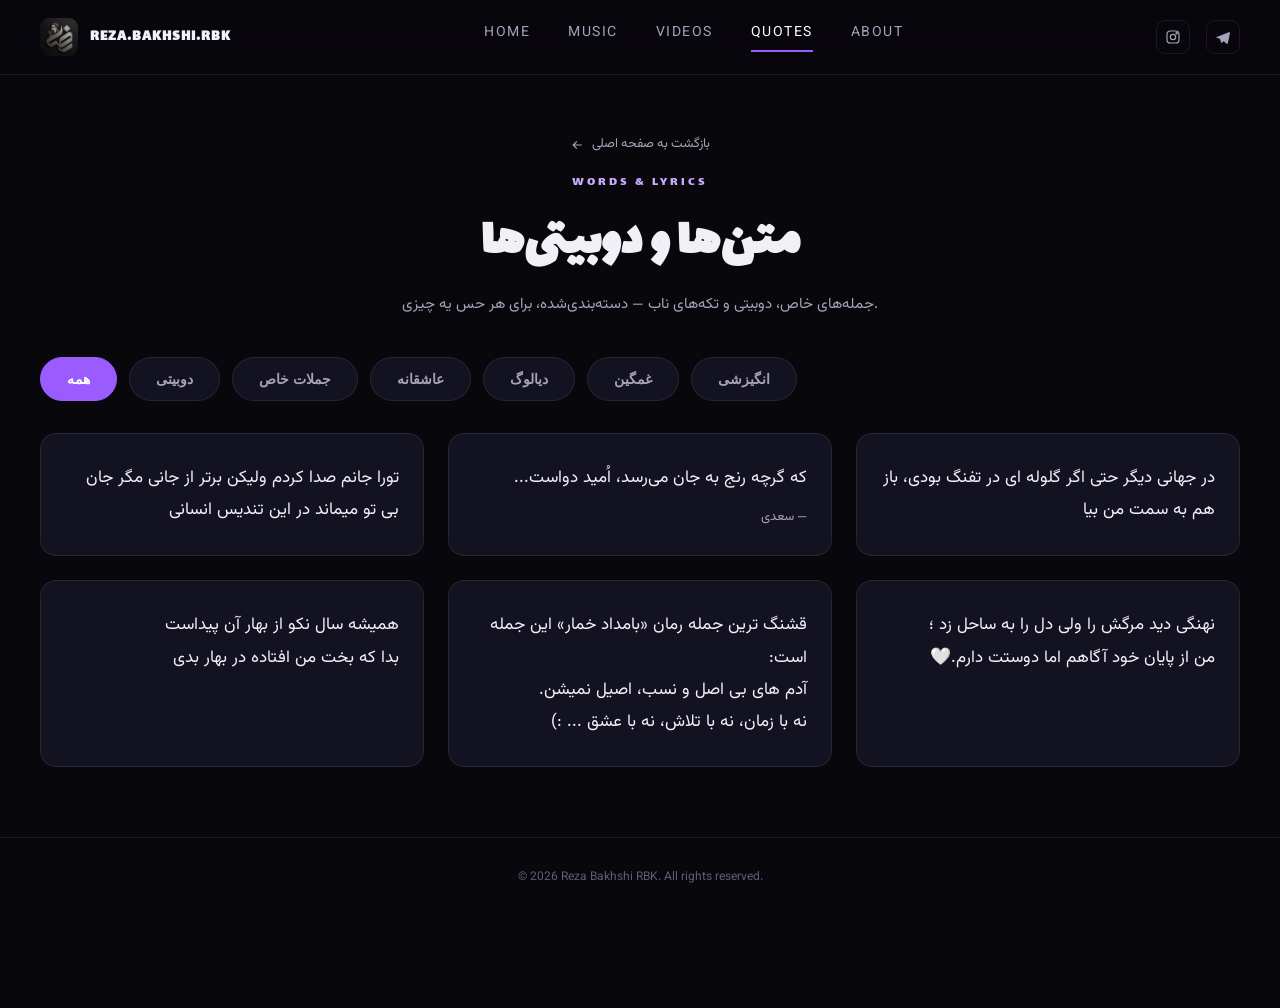
<file: quotes.html>
<!DOCTYPE html>
<html lang="en">
<head>
<meta charset="UTF-8">
<meta name="viewport" content="width=device-width, initial-scale=1.0">
<title>Music Library — Reza Bakhshi RBK</title>
<link rel="icon" href="logo.jpg">
<link rel="stylesheet" href="style.css">
<link rel="preconnect" href="https://fonts.googleapis.com">
<link href="https://fonts.googleapis.com/css2?family=Vazirmatn:wght@400;500;600;700&family=Lalezar&family=Noto+Nastaliq+Urdu:wght@400;600&display=swap" rel="stylesheet">
</head>
<body>

<div class="ambient"></div>

<header>
  <div class="brand">
    <img src="logo.jpg" alt="Reza Bakhshi RBK logo">
    <span class="brand-name">REZA.BAKHSHI.RBK</span>
  </div>
  <nav class="links" id="navLinks">
    <a href="index.html">HOME</a>
    <a href="music.html">MUSIC</a>
    <a href="videos.html">VIDEOS</a>
    <a href="quotes.html" class="active">QUOTES</a>
    <a href="index.html#about">ABOUT</a>
   
    <div class="mobile-socials">
      <a href="https://instagram.com/reza.bakhshi.rbk" target="_blank" aria-label="Instagram">
        <svg viewBox="0 0 24 24" fill="none" stroke="currentColor" stroke-width="1.8" width="20" height="20"><rect x="3" y="3" width="18" height="18" rx="5"/><circle cx="12" cy="12" r="4"/><circle cx="17.5" cy="6.5" r="1"/></svg>
      </a>
      <a href="https://t.me/RBK_Realm" target="_blank" aria-label="Telegram">
        <svg viewBox="0 0 24 24" fill="currentColor" width="20" height="20"><path d="M21.5 4.5 2.7 11.9c-1.1.45-1.1 1.06-.2 1.34l4.8 1.5 1.9 5.6c.2.6.6.8 1.1.4l2.6-2.2 4.7 3.5c.9.5 1.5.24 1.7-.8l3.1-14.6c.3-1.3-.5-1.9-1.4-1.6Z"/></svg>
      </a>
     
    </div>
  </nav>
  <div style="display:flex;align-items:center;gap:18px;">
    <div class="socials">
      <a href="https://instagram.com/reza.bakhshi.rbk" target="_blank" aria-label="Instagram">
        <svg viewBox="0 0 24 24" fill="none" stroke="currentColor" stroke-width="1.8"><rect x="3" y="3" width="18" height="18" rx="5"/><circle cx="12" cy="12" r="4"/><circle cx="17.5" cy="6.5" r="1"/></svg>
      </a>
      <a href="https://t.me/RBK_Realm" target="_blank" aria-label="Telegram">
        <svg viewBox="0 0 24 24" fill="currentColor"><path d="M21.5 4.5 2.7 11.9c-1.1.45-1.1 1.06-.2 1.34l4.8 1.5 1.9 5.6c.2.6.6.8 1.1.4l2.6-2.2 4.7 3.5c.9.5 1.5.24 1.7-.8l3.1-14.6c.3-1.3-.5-1.9-1.4-1.6Z"/></svg>
      </a>
      
    </div>
    <button class="burger" id="burger" aria-label="menu">☰</button>
  </div>
</header>

<div class="page-hero">
  <a href="index.html" class="back-link">
    <svg viewBox="0 0 24 24"><path d="M20 11H7.8l4.6-4.6L11 5l-7 7 7 7 1.4-1.4L7.8 13H20z"/></svg>
    بازگشت به صفحه اصلی
  </a>
  <div class="eyebrow">WORDS & LYRICS</div>
  <h1>متن‌ها و دوبیتی‌ها</h1>
  <p>جمله‌های خاص، دوبیتی و تکه‌های ناب — دسته‌بندی‌شده، برای هر حس یه چیزی.</p>
</div>

<section class="section" id="quotes" style="padding-top:20px;">
  <div class="cat-tabs" id="catTabs"></div>
  <div class="quote-grid" id="quoteGrid"></div>
</section>

<footer>© <span id="year"></span> Reza Bakhshi RBK. All rights reserved.</footer>

<script>
document.getElementById('year').textContent = new Date().getFullYear();


const burger = document.getElementById('burger');
const navLinks = document.getElementById('navLinks');
burger.addEventListener('click', () => navLinks.classList.toggle('open'));


const CATEGORIES = [
  { key: "all",          label: "همه" },
  { key: "doubeyti",     label: "دوبیتی" },
  { key: "quote",        label: "جملات خاص" },
  { key: "love",         label: "عاشقانه" },
  { key: "dig",         label: "دیالوگ" },
  { key: "sad",          label: "غمگین" },
  { key: "motivational", label: "انگیزشی" }
];

const QUOTES = [
  { text: "تورا جانم صدا کردم ‌ولیکن برتر از جانی مگر جان بی تو میماند در این تندیس انسانی", author: "", category: ["love"] },
	
  { text: "که گرچه رنج به جان می‌رسد، اُمید دواست... ", author: " سعدی", category: ["quote", "motivational"] },
	
	{ text: "در جهانی دیگر حتی اگر گلوله ای در تفنگ بودی، باز هم به سمت من بیا", author: "", category: ["love"] },
	
	{ text: "همیشه سال نکو از بهار آن پیداست <br>بدا که بخت من افتاده در بهار بدی", author: "", category: ["doubeyti"] },
	
	{ text: "قشنگ ترین جمله رمان «بامداد خمار» این جمله است:<br>آدم های بی اصل و نسب، اصیل نمیشن.<br>نه با زمان، نه با تلاش، نه با عشق ... :)", author: "", category: ["dig"] },
	
  { text: "نهنگی دید مرگش را ولی دل را به ساحل زد ؛<br>من از پایان خود آگاهم اما دوستت دارم.🤍", author: "", category: ["doubeyti", "love"] }
];


const catTabs = document.getElementById('catTabs');
let activeCat = 'all';
CATEGORIES.forEach(c => {
  const btn = document.createElement('button');
  btn.className = 'cat-tab' + (c.key === 'all' ? ' active' : '');
  btn.textContent = c.label;
  btn.addEventListener('click', () => {
    activeCat = c.key;
    catTabs.querySelectorAll('.cat-tab').forEach(b => b.classList.remove('active'));
    btn.classList.add('active');
    renderQuotes();
  });
  catTabs.appendChild(btn);
});


const quoteGrid = document.getElementById('quoteGrid');
function renderQuotes(){
  quoteGrid.innerHTML = '';
  QUOTES.forEach(q => {
    if (activeCat !== 'all' && !q.category.includes(activeCat)) return;
    const card = document.createElement('div');
    card.className = 'quote-card';
    card.innerHTML = `
      <p class="quote-text">${q.text}</p>
      ${q.author ? `<span class="quote-author">— ${q.author}</span>` : ''}
    `;
    quoteGrid.appendChild(card);
  });
}
renderQuotes();
</script>
</body>
</html>
</file>
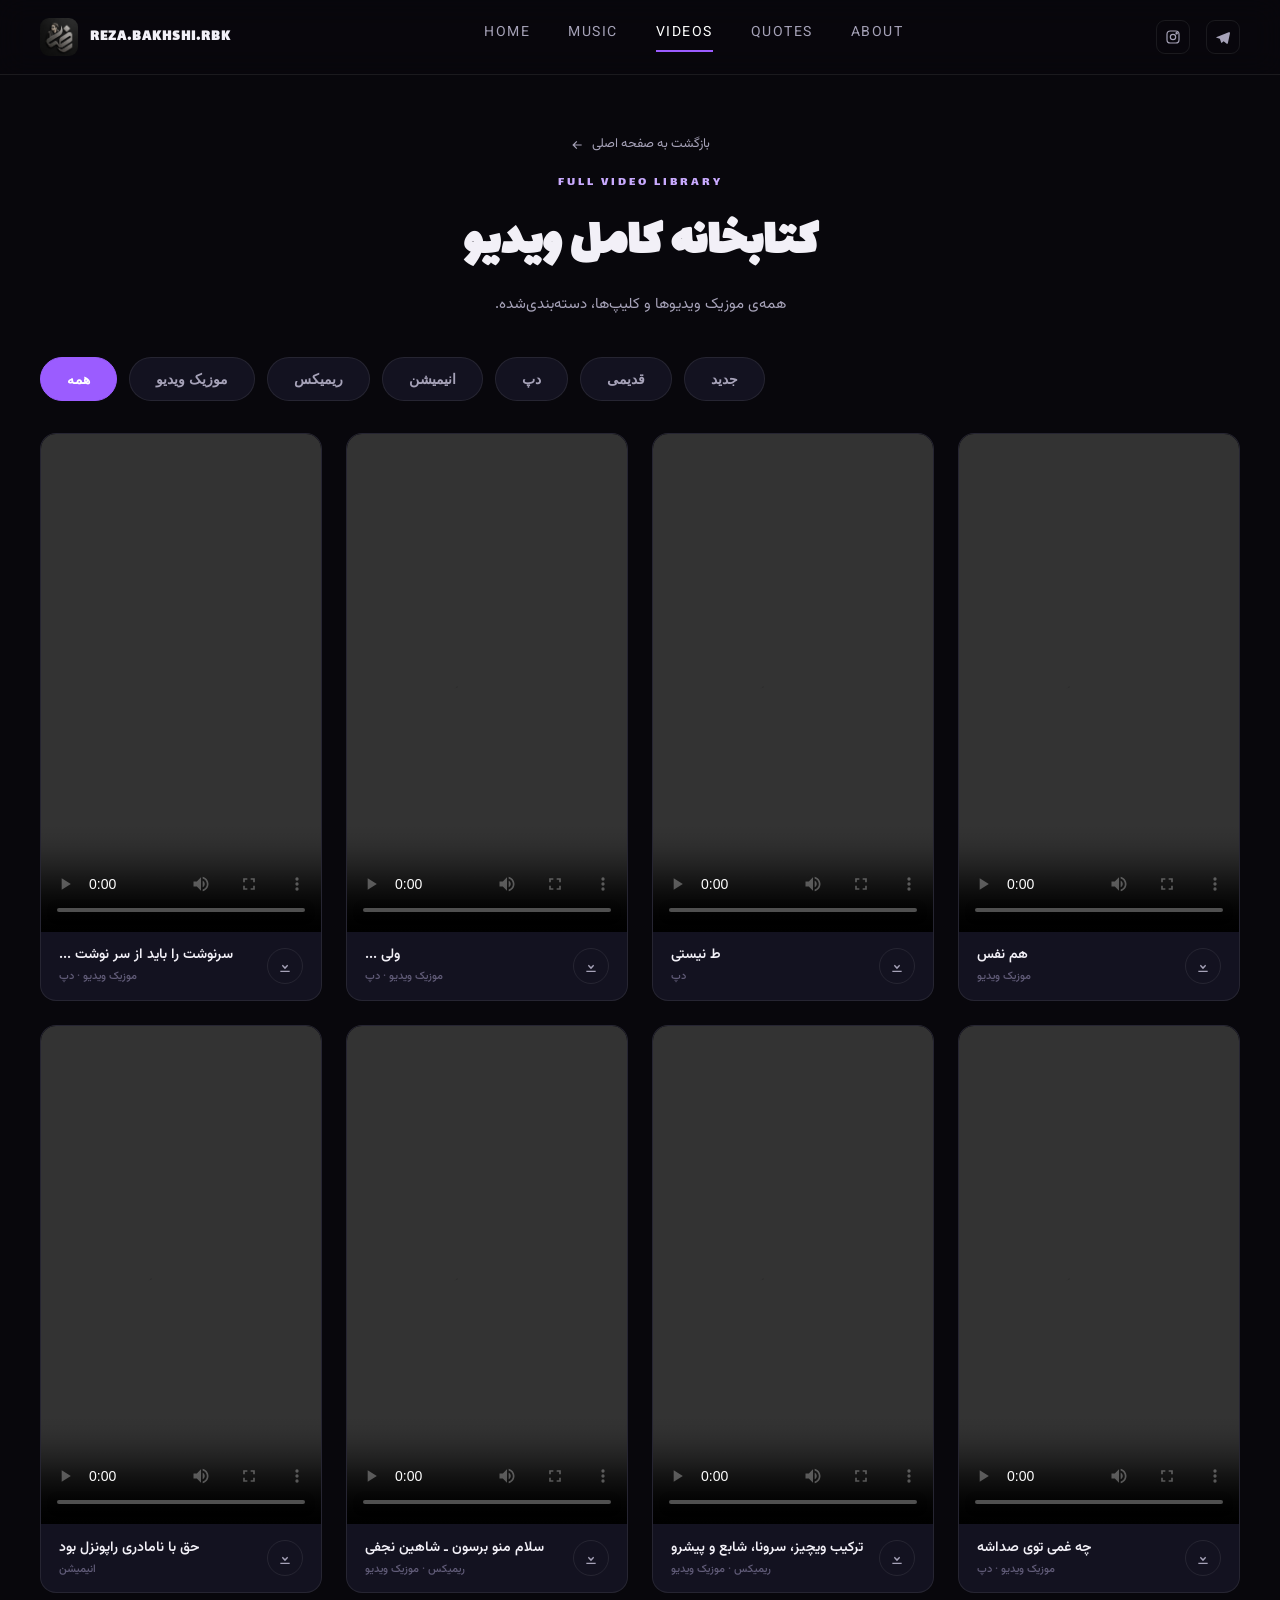
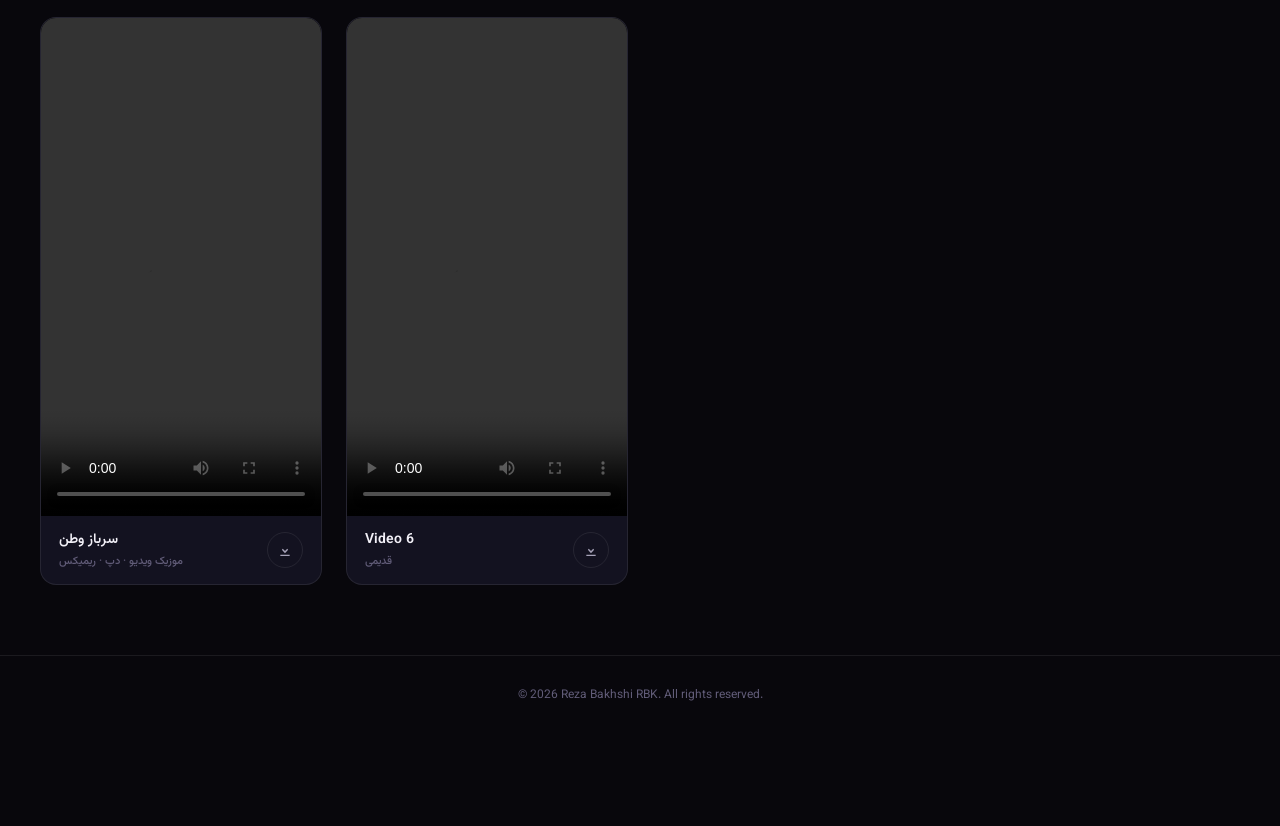
<file: videos.html>
<!DOCTYPE html>
<html lang="en">
<head>
<meta charset="UTF-8">
<meta name="viewport" content="width=device-width, initial-scale=1.0">
<title>Music Library — Reza Bakhshi RBK</title>
<link rel="icon" href="logo.jpg">
<link rel="stylesheet" href="style.css">
<link rel="preconnect" href="https://fonts.googleapis.com">
<link href="https://fonts.googleapis.com/css2?family=Vazirmatn:wght@400;500;600;700&family=Lalezar&family=Noto+Nastaliq+Urdu:wght@400;600&display=swap" rel="stylesheet">
</head>
<body>

<div class="ambient"></div>

<header>
  <div class="brand">
    <img src="logo.jpg" alt="Reza Bakhshi RBK logo">
    <span class="brand-name">REZA.BAKHSHI.RBK</span>
  </div>
  <nav class="links" id="navLinks">
    <a href="index.html">HOME</a>
    <a href="music.html">MUSIC</a>
    <a href="videos.html" class="active">VIDEOS</a>
    <a href="quotes.html">QUOTES</a>
    <a href="index.html#about">ABOUT</a>
    <div class="mobile-socials">
      <a href="https://instagram.com/reza.bakhshi.rbk" target="_blank" aria-label="Instagram">
        <svg viewBox="0 0 24 24" fill="none" stroke="currentColor" stroke-width="1.8" width="20" height="20"><rect x="3" y="3" width="18" height="18" rx="5"/><circle cx="12" cy="12" r="4"/><circle cx="17.5" cy="6.5" r="1"/></svg>
      </a>
      <a href="https://t.me/RBK_Realm" target="_blank" aria-label="Telegram">
        <svg viewBox="0 0 24 24" fill="currentColor" width="20" height="20"><path d="M21.5 4.5 2.7 11.9c-1.1.45-1.1 1.06-.2 1.34l4.8 1.5 1.9 5.6c.2.6.6.8 1.1.4l2.6-2.2 4.7 3.5c.9.5 1.5.24 1.7-.8l3.1-14.6c.3-1.3-.5-1.9-1.4-1.6Z"/></svg>
      </a>
    </div>
  </nav>
  <div style="display:flex;align-items:center;gap:18px;">
    <div class="socials">
      <a href="https://instagram.com/reza.bakhshi.rbk" target="_blank" aria-label="Instagram">
        <svg viewBox="0 0 24 24" fill="none" stroke="currentColor" stroke-width="1.8"><rect x="3" y="3" width="18" height="18" rx="5"/><circle cx="12" cy="12" r="4"/><circle cx="17.5" cy="6.5" r="1"/></svg>
      </a>
      <a href="https://t.me/RBK_Realm" target="_blank" aria-label="Telegram">
        <svg viewBox="0 0 24 24" fill="currentColor"><path d="M21.5 4.5 2.7 11.9c-1.1.45-1.1 1.06-.2 1.34l4.8 1.5 1.9 5.6c.2.6.6.8 1.1.4l2.6-2.2 4.7 3.5c.9.5 1.5.24 1.7-.8l3.1-14.6c.3-1.3-.5-1.9-1.4-1.6Z"/></svg>
      </a>
    </div>
    <button class="burger" id="burger" aria-label="menu">☰</button>
  </div>
</header>

<div class="page-hero">
  <a href="index.html" class="back-link">
    <svg viewBox="0 0 24 24"><path d="M20 11H7.8l4.6-4.6L11 5l-7 7 7 7 1.4-1.4L7.8 13H20z"/></svg>
    بازگشت به صفحه اصلی
  </a>
  <div class="eyebrow">FULL VIDEO LIBRARY</div>
  <h1>کتابخانه کامل ویدیو</h1>
  <p dir="rtl">همه‌ی موزیک ویدیوها و کلیپ‌ها، دسته‌بندی‌شده.</p>
</div>

<section class="section" id="videos" style="padding-top:20px;">
  <div class="cat-tabs" id="catTabs"></div>
  <div class="video-grid" id="videoGrid"></div>
</section>

<footer>© <span id="year"></span> Reza Bakhshi RBK. All rights reserved.</footer>

<script>
document.getElementById('year').textContent = new Date().getFullYear();


const burger = document.getElementById('burger');
const navLinks = document.getElementById('navLinks');
burger.addEventListener('click', () => navLinks.classList.toggle('open'));


const CATEGORIES = [
  { key: "all",      label: "همه" },
  { key: "official", label: "موزیک ویدیو" },
  { key: "remix",    label: "ریمیکس" },
  { key: "ani",    label: "انیمیشن" },
  { key: "dep",      label: "دپ" },
  { key: "old",      label: "قدیمی" },
  { key: "new",      label: "جدید" }
];

const VIDEOS = [
 { title: " ... سرنوشت را باید از سر نوشت",     src: "https://reza-board.reza-bakhshi-srbk.workers.dev/download/BAACAgQAAxkBAAPfanSkTA_oixCYQc1tTeiRBIsu0iQAAqILAAJafXVSQS8GM565rRk9BA/videos/file_276.mp4", category: ["official", "dep"] },
  
  { title: "... ولی",           src: "https://search.eitaa.com/?url=https://reza-board.reza-bakhshi-srbk.workers.dev/download/BAACAgQAAxkBAAP_anhFKI6pPJYgLRHi7OLJ88u24tkAAmwLAAIxNMVTK8q6Cu9MmU49BA/videos/file_327.mp4", category: ["official", "dep"] },
 
  { title: "ط نیستی",     src: "https://reza-board.reza-bakhshi-srbk.workers.dev/download/BAACAgQAAxkBAAIBAWp4RTykvwIV_EtE0krY_ZCSAvLhAAIMCwACfnGdUiYfySrw7sRxPQQ/videos/file_329.mp4", category: ["dep"] },
 
  { title: "هم نفس",                        src: "https://reza-board.reza-bakhshi-srbk.workers.dev/download/BAACAgQAAxkBAAIBA2p4SPBgEVecCtf2ZVLaGbsvX32zAAItCwACKcZkU8Bl-xrw7HW0PQQ/videos/file_331.mp4", category: ["official"] },
  
  { title: "حق با نامادری راپونزل بود",                        src: "https://reza-board.reza-bakhshi-srbk.workers.dev/download/BAACAgQAAxkBAAIBBWp4STHfy8jlOhnM0fIqiSds8dqxAAJBCwAC8c1FUujecgdvyAujPQQ/videos/file_333.mp4", category: ["ani"] },
  
  { title: "سلام منو برسون ـ شاهین نجفی ",                        src: "https://reza-board.reza-bakhshi-srbk.workers.dev/download/BAACAgQAAxkBAAIBB2p4SUy0HmqFZagxASFkCtG1Zz0XAALCBgACFtaFUm4k80M4uLXoPQQ/videos/file_335.mp4", category: ["remix", "official"] },
	
	
  { title: "ترکیب ویچیز، سرونا، شابع و پیشرو",                        src: "https://reza-board.reza-bakhshi-srbk.workers.dev/download/BAACAgQAAxkBAAIBCWp4SWE3Uk2GyJTJFIvaoWGDUKlQAAJzBgAClXsUU9Vge7gG1edFPQQ/videos/file_337.mp4", category: ["remix", "official"] },
	
  { title: "چه غمی توی صداشه",                 src: "https://reza-board.reza-bakhshi-srbk.workers.dev/download/BAACAgQAAxkBAAIBC2p4ScAZ9C8nxAlafl_WOc54YF8FAAIHCwACZL_NU6Yh-aN8Q2o1PQQ/videos/file_339.mp4", category: ["official", "dep"] },
	
  { title: "سرباز وطن",                 src: "https://search.eitaa.com/?url=https://reza-board.reza-bakhshi-srbk.workers.dev/download/BAACAgQAAxkBAAIBDWp4SdoMSU-r8OAsmwABbVdQgLgPMQACPQsAAg2KzVPL28PVOtOiHz0E/videos/file_341.mp4", category: ["official", "dep", "remix"] },
	
   { title: "Video 6",                        src: "", category: ["old"] }
];


const catTabs = document.getElementById('catTabs');
let activeCat = 'all';
CATEGORIES.forEach(c => {
  const btn = document.createElement('button');
  btn.className = 'cat-tab' + (c.key === 'all' ? ' active' : '');
  btn.textContent = c.label;
  btn.addEventListener('click', () => {
    activeCat = c.key;
    catTabs.querySelectorAll('.cat-tab').forEach(b => b.classList.remove('active'));
    btn.classList.add('active');
    renderVideos();
  });
  catTabs.appendChild(btn);
});


const videoGrid = document.getElementById('videoGrid');
function renderVideos(){
  videoGrid.innerHTML = '';
  VIDEOS.forEach(v => {
    if (activeCat !== 'all' && !v.category.includes(activeCat)) return;
    const catLabel = v.category
      .map(k => (CATEGORIES.find(c => c.key === k) || {}).label)
      .filter(Boolean)
      .join(' · ');
    const card = document.createElement('div');
    card.className = 'video-card';
    card.innerHTML = `
      <div class="frame-wrap">
        <video src="${v.src}" controls preload="metadata"></video>
      </div>
      <div class="vt">
        <span>${v.title}<span class="cat">${catLabel}</span></span>
        <a class="dl-btn" href="${v.src}" download title="Download" aria-label="Download ${v.title}">
          <svg viewBox="0 0 24 24"><path d="M12 3v10.6l3.3-3.3 1.4 1.4L12 17l-4.7-5.3 1.4-1.4 3.3 3.3V3zM5 19h14v2H5z"/></svg>
        </a>
      </div>`;
    videoGrid.appendChild(card);
  });
}
renderVideos();
</script>
</body>
</html>
</file>
<file: style.css>
:root{
  --bg:#08070c;
  --bg-panel:#0f0e16;
  --bg-card:#131220;
  --line:rgba(255,255,255,0.08);
  --violet:#9b5cff;
  --violet-soft:#c9aaff;
  --violet-dim:rgba(155,92,255,0.15);
  --text:#f2f0f7;
  --text-dim:#a6a2b8;
  --text-faint:#615c78;
  --font-display:'Space Grotesk','Lalezar',sans-serif;
  --font-body:'Inter','Vazirmatn',sans-serif;
}
*{margin:0;padding:0;box-sizing:border-box;}
html{scroll-behavior:smooth;}
@media (prefers-reduced-motion: reduce){
  html{scroll-behavior:auto;}
  *{animation-duration:0.01ms !important; transition-duration:0.01ms !important;}
}
body{
  background:var(--bg);
  color:var(--text);
  font-family:var(--font-body);
  line-height:1.5;
  overflow-x:hidden;
  padding-bottom:92px;
}
a{color:inherit;text-decoration:none;}
::selection{background:var(--violet);color:#fff;}
ambient{
  position:fixed;inset:0;z-index:0;pointer-events:none;
  background:
    radial-gradient(650px 500px at 78% 8%, rgba(155,92,255,0.16), transparent 60%),
    radial-gradient(500px 400px at 15% 60%, rgba(155,92,255,0.08), transparent 60%);
}

header{
  position:sticky;top:0;z-index:50;
  display:flex;align-items:center;justify-content:space-between;
  padding:18px 40px;
  background:rgba(8,7,12,0.75);
  backdrop-filter:blur(14px);
  border-bottom:1px solid var(--line);
}
.brand{display:flex;align-items:center;gap:12px;}
.brand img{width:38px;height:38px;border-radius:9px;object-fit:cover;}
.brand-name{font-family:var(--font-display);font-weight:700;letter-spacing:1px;font-size:15px;}
nav.links{display:flex;gap:38px;}
nav.links a{
  font-size:14px;letter-spacing:1.5px;color:var(--text-dim);
  padding-bottom:6px;border-bottom:2px solid transparent;
  transition:color .2s ease, border-color .2s ease;
}
nav.links a.active,nav.links a:hover{color:#fff;border-color:var(--violet);}
.socials{display:flex;gap:16px;align-items:center;}
.socials a{width:34px;height:34px;border:1px solid var(--line);border-radius:9px;display:flex;align-items:center;justify-content:center;color:var(--text-dim);transition:.2s;}
.socials a:hover{color:#fff;border-color:var(--violet);background:var(--violet-dim);}
.socials svg{width:16px;height:16px;}
.burger{display:none;background:none;border:none;color:#fff;font-size:22px;cursor:pointer;}

@media (max-width:900px){
  header{padding:14px 20px;}
  .brand-name{font-size:13px;}
  nav.links{position:fixed;top:66px;left:0;right:0;background:var(--bg-panel);flex-direction:column;gap:0;
    transform:translateY(-140%);transition:transform .3s ease;border-bottom:1px solid var(--line);
    max-height:calc(100vh - 66px);overflow-y:auto;}
  nav.links.open{transform:translateY(0);}
  nav.links a{padding:18px 24px;border-bottom:1px solid var(--line);width:100%;font-size:15px;}
  .burger{display:block;}
  header .socials{display:none;}
  nav.links .mobile-socials{
    display:flex;gap:16px;align-items:center;padding:20px 24px;
  }
}
@media (min-width:901px){
  nav.links .mobile-socials{display:none;}
}

.hero{
  position:relative;z-index:1;
  display:grid;grid-template-columns:1fr 1fr;gap:20px;
  padding:70px 40px 40px;
  align-items:center;
}
.hero-copy .eyebrow{color:var(--violet-soft);font-size:13px;letter-spacing:3px;font-family:var(--font-display);}
.hero-copy h1{
  font-family:var(--font-display);font-weight:700;
  font-size:clamp(42px,6vw,74px);line-height:1.02;margin:10px 0 4px;
  letter-spacing:-1px;
}
.hero-copy h1 span{color:var(--violet);}
.hero-copy .role{color:var(--text-dim);font-size:15px;letter-spacing:3px;margin:18px 0 34px;}


.btn{
  display:inline-flex;align-items:center;gap:12px;
  padding:18px 34px;border-radius:999px;border:1px solid var(--violet);
  background:var(--violet-dim);color:#fff;font-weight:700;font-size:15px;
  letter-spacing:.5px;
  cursor:pointer;transition:.2s;
}
.btn:hover{background:var(--violet);box-shadow:0 0 34px rgba(155,92,255,0.55);}
.btn svg{width:16px;height:16px;fill:currentColor;}
.btn.btn-lg{padding:20px 40px;font-size:16px;}
.btn.btn-outline{background:transparent;}
@media (max-width:600px){
  .btn{padding:16px 26px;font-size:14px;width:100%;justify-content:center;}
  .btn.btn-lg{padding:18px 26px;font-size:15px;}
}

.hero-art{position:relative;display:flex;justify-content:center;align-items:center;}
.hero-art img{
  width:min(480px,90%);border-radius:24px;filter:drop-shadow(0 0 60px rgba(155,92,255,0.25));
  animation:float 7s ease-in-out infinite;
}
@keyframes float{0%,100%{transform:translateY(0)}50%{transform:translateY(-14px)}}

.now-playing{
  position:absolute;right:0;bottom:-10px;width:230px;
  background:var(--bg-card);border:1px solid var(--line);border-radius:16px;padding:16px;
  box-shadow:0 20px 50px rgba(0,0,0,0.5);
}
.now-playing .label{font-size:10px;letter-spacing:2px;color:var(--text-faint);margin-bottom:10px;}
.np-row{display:flex;gap:10px;align-items:center;}
.np-row img{width:44px;height:44px;border-radius:8px;object-fit:cover;}
.np-title{font-size:13px;font-weight:600;}
.np-artist{font-size:11px;color:var(--text-dim);}
@media (max-width:900px){
  .hero{grid-template-columns:1fr;text-align:center;padding:32px 20px 20px;}
  .hero-copy .role{margin:14px auto 26px;letter-spacing:1.5px;}
  .hero-copy .eyebrow{letter-spacing:1.5px;font-size:12px;}
  .hero-art{flex-direction:column;gap:20px;}
  .now-playing{position:static;margin:0 auto;width:min(230px,100%);}
}

.page-hero{
  position:relative;z-index:1;padding:60px 40px 20px;text-align:center;
}
.page-hero .eyebrow{color:var(--violet-soft);font-size:13px;letter-spacing:3px;font-family:var(--font-display);}
.page-hero h1{font-family:var(--font-display);font-weight:700;font-size:clamp(34px,5vw,52px);margin:12px 0;}
.page-hero p{color:var(--text-dim);font-size:15px;max-width:520px;margin:0 auto;}
.back-link{
  display:inline-flex;align-items:center;gap:8px;color:var(--text-dim);font-size:13px;
  margin-bottom:18px;transition:.2s;
}
.back-link:hover{color:#fff;}
.back-link svg{width:14px;height:14px;fill:currentColor;}

.section{position:relative;z-index:1;padding:70px 40px;}
@media (max-width:900px){
  .section{padding:44px 20px;}
  .page-hero{padding:36px 20px 16px;}
}
.section-head{display:flex;align-items:baseline;justify-content:space-between;margin-bottom:32px;flex-wrap:wrap;gap:10px;}
.section-head h2{font-family:var(--font-display);font-size:30px;letter-spacing:1px;}
.section-head .sub{color:var(--text-faint);font-size:13px;}

.section-footer{display:flex;justify-content:center;margin-top:40px;}


.track-grid{display:grid;grid-template-columns:repeat(auto-fill,minmax(230px,1fr));gap:24px;}

.cat-tabs{display:flex;gap:12px;flex-wrap:wrap;margin-bottom:32px;}
.cat-tab{
  padding:13px 26px;border-radius:999px;border:1px solid var(--line);
  background:var(--bg-card);color:var(--text-dim);font-size:14px;font-weight:600;
  cursor:pointer;transition:.2s;
}
.cat-tab:hover{color:#fff;border-color:var(--violet);}
.cat-tab.active{background:var(--violet);border-color:var(--violet);color:#fff;}

.track-card{
  background:var(--bg-card);border:1px solid var(--line);border-radius:16px;overflow:hidden;
  transition:transform .25s ease,border-color .25s ease;cursor:pointer;
}
.track-card:hover{transform:translateY(-6px);border-color:var(--violet);}
.track-cover{
  aspect-ratio:1/1;position:relative;display:flex;align-items:center;justify-content:center;
  background:linear-gradient(160deg,var(--cover1,#3a2a66),var(--cover2,#120f22));
}
.track-cover::after{content:"";position:absolute;inset:0;background:radial-gradient(circle at 50% 30%,rgba(255,255,255,0.12),transparent 60%);}
.track-cover img{position:absolute;inset:0;width:100%;height:100%;object-fit:cover;}
.play-dot{
  width:58px;height:58px;border-radius:50%;background:rgba(0,0,0,0.5);border:1px solid rgba(255,255,255,0.3);
  display:flex;align-items:center;justify-content:center;z-index:2;transition:.2s;
}
.track-card:hover .play-dot{background:var(--violet);border-color:var(--violet);}
.play-dot svg{width:18px;height:18px;fill:#fff;}
.track-info{padding:16px 18px;display:flex;justify-content:space-between;align-items:center;}
.track-info .name{font-size:15px;font-weight:600;}
.track-info .artist{font-size:12px;color:var(--text-dim);}
.track-info .len{font-size:12px;color:var(--text-faint);}
@media (max-width:900px){
  .play-dot{width:66px;height:66px;background:rgba(0,0,0,0.65);}
  .play-dot svg{width:22px;height:22px;}
}


.about-wrap{display:grid;grid-template-columns:1fr 1fr;gap:50px;align-items:center;}
.about-wrap .eyebrow{color:var(--violet-soft);font-size:12px;letter-spacing:3px;margin-bottom:14px;}
.about-wrap p{color:var(--text-dim);font-size:15px;max-width:480px;margin-bottom:26px;}
.about-art{
  aspect-ratio:16/11;border-radius:20px;
  background:radial-gradient(circle at 60% 40%,var(--violet-dim),transparent 70%),var(--bg-card);
  border:1px solid var(--line);
  display:flex;align-items:center;justify-content:center;
}
.about-art img{width:55%;filter:drop-shadow(0 0 40px rgba(155,92,255,0.3));}
@media (max-width:900px){.about-wrap{grid-template-columns:1fr;}}


.video-grid{display:grid;grid-template-columns:repeat(auto-fill,minmax(260px,1fr));gap:24px;}
.video-card{border:1px solid var(--line);border-radius:16px;overflow:hidden;background:var(--bg-card);}
.video-card .frame-wrap{position:relative;aspect-ratio:9/16;background:#000;}
.video-card video{width:100%;height:100%;display:block;object-fit:cover;}
.video-card .vt{padding:14px 18px;font-size:14px;font-weight:600;display:flex;align-items:center;justify-content:space-between;gap:10px;}
.video-card .vt .cat{display:block;font-size:11px;font-weight:500;color:var(--text-faint);margin-top:3px;}

.dl-btn{
  flex-shrink:0;width:36px;height:36px;border-radius:50%;
  display:flex;align-items:center;justify-content:center;
  border:1px solid var(--line);color:var(--text-dim);
  transition:.2s;
}
.dl-btn svg{width:16px;height:16px;fill:currentColor;}
.dl-btn:hover{color:#fff;border-color:var(--violet);background:var(--violet-dim);}
@media (max-width:900px){
  .dl-btn{width:42px;height:42px;}
  .dl-btn svg{width:18px;height:18px;}
}

.contact-wrap{display:grid;grid-template-columns:1fr 1fr;gap:50px;}
.contact-wrap form{display:flex;flex-direction:column;gap:14px;}
.contact-wrap input,.contact-wrap textarea{
  background:var(--bg-card);border:1px solid var(--line);border-radius:10px;
  padding:14px 16px;color:#fff;font-family:var(--font-body);font-size:14px;
}
.contact-wrap textarea{min-height:120px;resize:vertical;}
.contact-wrap input:focus,.contact-wrap textarea:focus{outline:2px solid var(--violet);border-color:transparent;}
.contact-side{display:flex;flex-direction:column;justify-content:center;gap:18px;}
.contact-side .eyebrow{color:var(--violet-soft);font-size:12px;letter-spacing:3px;}
.contact-side p{color:var(--text-dim);font-size:15px;}
@media (max-width:900px){.contact-wrap{grid-template-columns:1fr;}}

.quote-grid{display:grid;grid-template-columns:repeat(auto-fill,minmax(300px,1fr));gap:24px;}
.quote-card{
  background:var(--bg-card);border:1px solid var(--line);border-radius:16px;
  padding:28px 24px;display:flex;flex-direction:column;gap:14px;
  transition:transform .25s ease,border-color .25s ease;
}
.quote-card:hover{transform:translateY(-6px);border-color:var(--violet);}
.quote-text{font-family:var(--font-body);font-size:17px;line-height:1.9;direction:rtl;text-align:right;}
.quote-author{color:var(--text-dim);font-size:13px;align-self:flex-end;direction:rtl;text-align:right;}

footer{
  position:relative;z-index:1;text-align:center;padding:30px;color:var(--text-faint);font-size:12px;
  border-top:1px solid var(--line);
}


.player{
  position:fixed;bottom:0;left:0;right:0;z-index:60;height:80px;
  background:rgba(10,9,15,0.9);backdrop-filter:blur(16px);
  border-top:1px solid var(--line);
  display:flex;align-items:center;gap:20px;padding:0 24px;
}
.player .p-track{display:flex;align-items:center;gap:12px;width:220px;flex-shrink:0;}
.player .p-track img{width:46px;height:46px;border-radius:8px;}
.player .p-title{font-size:13px;font-weight:600;}
.player .p-artist{font-size:11px;color:var(--text-dim);}
.player-heart{margin-left:6px;background:none;border:none;color:var(--text-dim);cursor:pointer;font-size:16px;}
.player-heart.on{color:var(--violet);}

.p-center{flex:1;display:flex;flex-direction:column;align-items:center;gap:6px;min-width:0;}
.p-controls{display:flex;align-items:center;gap:24px;}
.p-controls button{background:none;border:none;color:var(--text);cursor:pointer;display:flex;align-items:center;}
.p-controls svg{width:22px;height:22px;fill:currentColor;}
.p-play{width:52px;height:52px;border-radius:50%;background:var(--violet);display:flex;align-items:center;justify-content:center;}
.p-play svg{width:20px;height:20px;}
.p-seek{display:flex;align-items:center;gap:10px;width:100%;max-width:520px;}
.p-seek span{font-size:11px;color:var(--text-faint);width:36px;}
.p-seek input[type=range]{flex:1;}

input[type=range]{
  -webkit-appearance:none;height:4px;background:var(--line);border-radius:2px;
}
input[type=range]::-webkit-slider-thumb{
  -webkit-appearance:none;width:12px;height:12px;border-radius:50%;background:var(--violet);cursor:pointer;
}

.p-right{display:flex;align-items:center;gap:12px;width:140px;justify-content:flex-end;flex-shrink:0;}
.p-right svg{width:20px;height:20px;fill:var(--text-dim);}
.p-right input[type=range]{width:80px;}

@media (max-width:760px){
  .player{padding:0 14px;gap:10px;height:88px;}
  .p-track{width:auto;}
  .p-track img{width:40px;height:40px;}
  .p-right{display:none;}
  .p-seek{max-width:none;}
  .p-controls{gap:22px;}
  .p-controls svg{width:20px;height:20px;}
  .p-play{width:46px;height:46px;}
  .p-play svg{width:18px;height:18px;}
}

video:fullscreen {
  object-fit: contain !important;
}

video:-webkit-full-screen {
  object-fit: contain !important;
}

video:-moz-full-screen {
  object-fit: contain !important;
}
</file>
